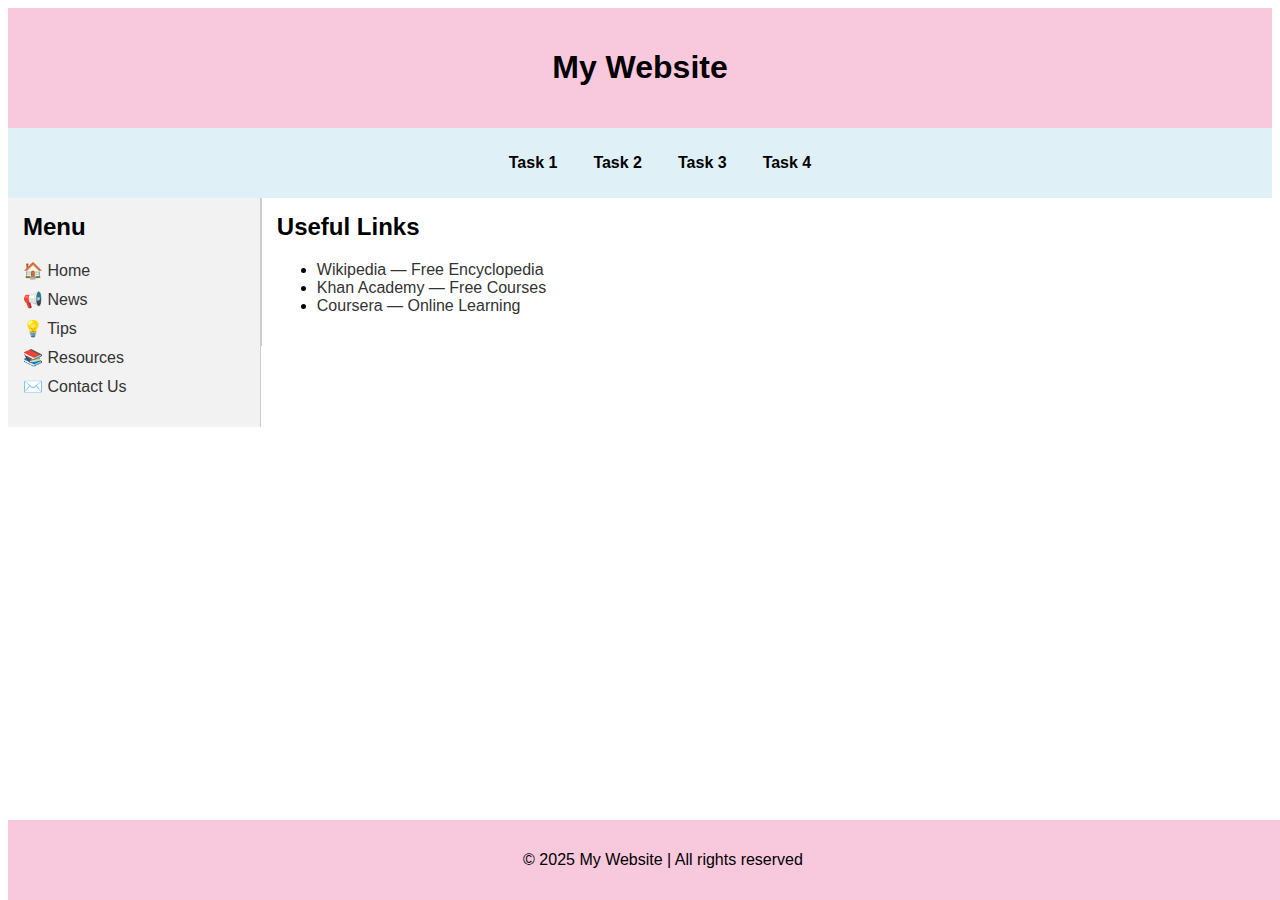
<file: index.html>
<!DOCTYPE html>
<html lang="en">
<head>
    <meta charset="UTF-8">
    <title>Task 1 - Layout</title>
    <link rel="stylesheet" href="style1.css">
</head>
<body>
<div class="header">
    <h1>My Website</h1>
</div>

<nav>
    <ul>
        <li><a href="index.html">Task 1</a></li>
        <li><a href="task2.html">Task 2</a></li>
        <li><a href="task3.html">Task 3</a></li>
        <li><a href="Doc1.docx" target="_blank">Task 4</a></li>
    </ul>
</nav>

</div>

<div class="main">
    <div class="sidebar">
        <h2>Menu</h2>
        <ul>
            <li><a href="#">🏠 Home</a></li>
            <li><a href="#">📢 News</a></li>
            <li><a href="#">💡 Tips</a></li>
            <li><a href="#">📚 Resources</a></li>
            <li><a href="#">✉️ Contact Us</a></li>
        </ul>
    </div>

    <div class="content">
        <h2>Useful Links</h2>
        <ul>
            <li><a href="https://www.wikipedia.org/" target="_blank">Wikipedia — Free Encyclopedia</a></li>
            <li><a href="https://www.khanacademy.org/" target="_blank">Khan Academy — Free Courses</a></li>
            <li><a href="https://www.coursera.org/" target="_blank">Coursera — Online Learning</a></li>
        </ul>
    </div>

</div>
        <!-- Button Section -->


<div class="footer">
    <p>© 2025 My Website | All rights reserved</p>
</div>
</body>
</html>
</file>
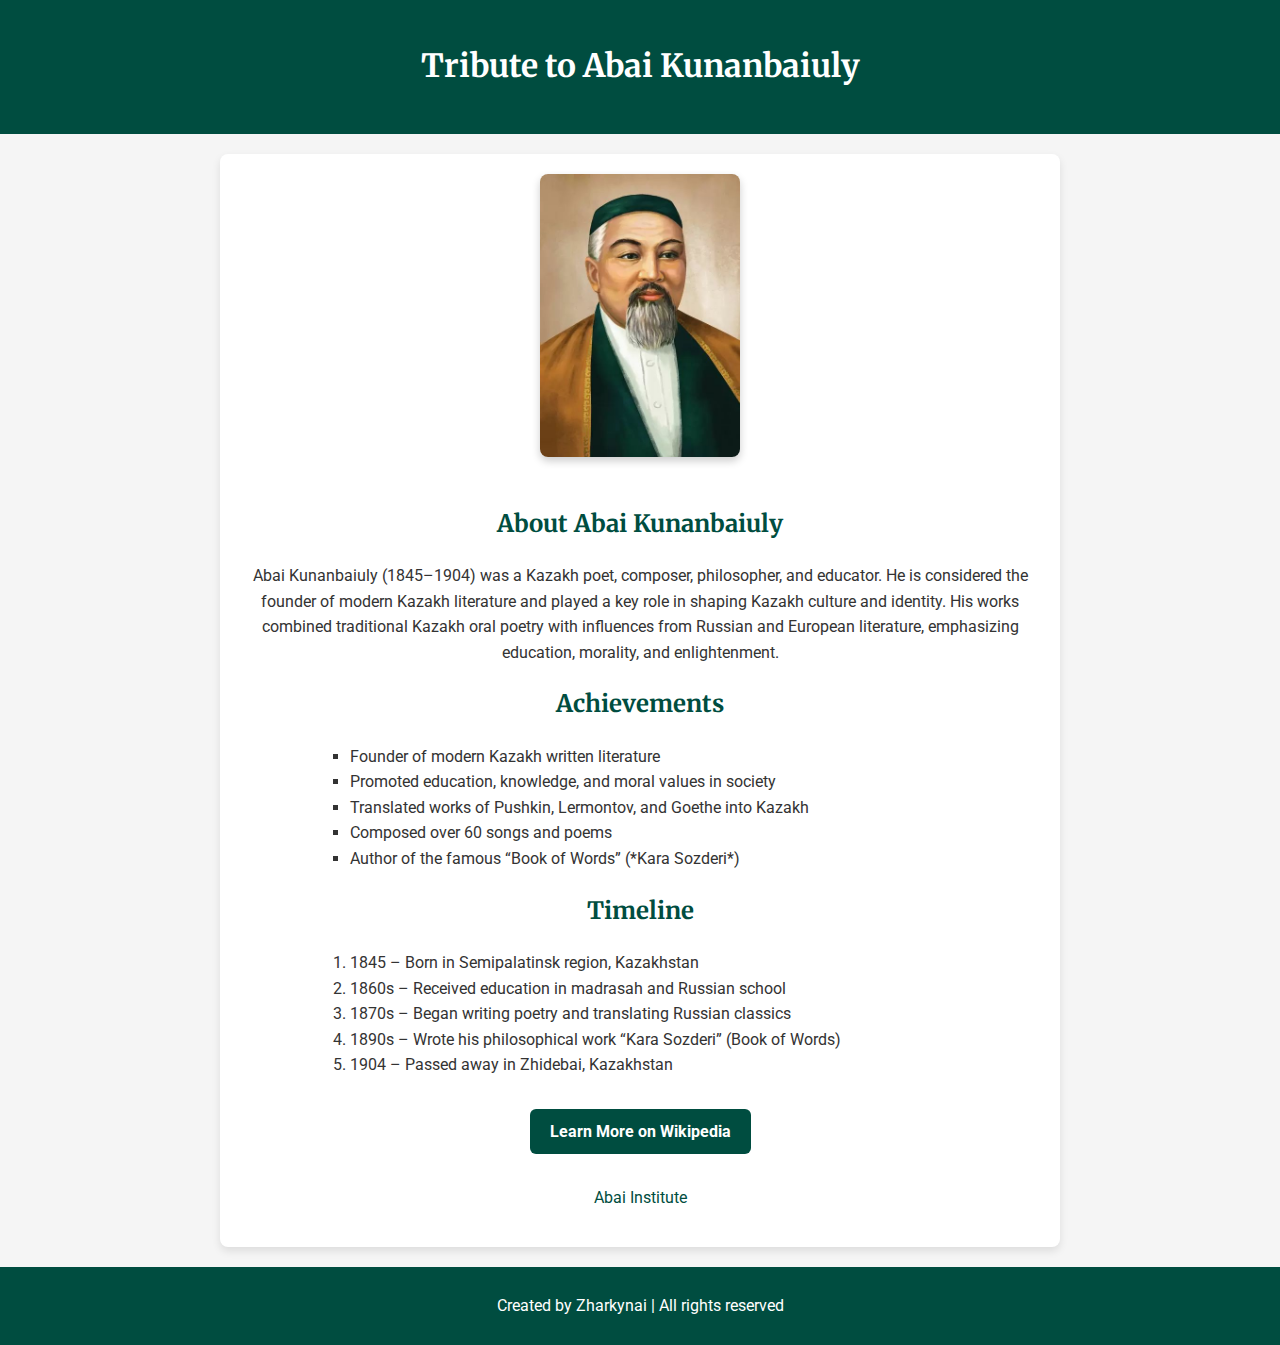
<file: task2.html>
<!DOCTYPE html>
<html lang="en">
<head>
    <meta charset="UTF-8">
    <meta name="viewport" content="width=device-width, initial-scale=1.0">
    <title>Tribute to Abai Kunanbaiuly</title>
    <link rel="stylesheet" href="style2.css">

    <link href="https://fonts.googleapis.com/css2?family=Roboto:wght@400;700&family=Merriweather:wght@400;700&display=swap" rel="stylesheet">
</head>
<body>


<header>
    <h1>Tribute to Abai Kunanbaiuly</h1>
</header>


<div class="content">
    <img src="Abay .jpg" alt="Abai Kunanbaiuly Portrait">

    <h2>About Abai Kunanbaiuly</h2>
    <p>
        Abai Kunanbaiuly (1845–1904) was a Kazakh poet, composer, philosopher, and educator.
        He is considered the founder of modern Kazakh literature and played a key role in shaping Kazakh culture and identity.
        His works combined traditional Kazakh oral poetry with influences from Russian and European literature, emphasizing education, morality, and enlightenment.
    </p>

    <h2>Achievements</h2>
    <ul>
        <li>Founder of modern Kazakh written literature</li>
        <li>Promoted education, knowledge, and moral values in society</li>
        <li>Translated works of Pushkin, Lermontov, and Goethe into Kazakh</li>
        <li>Composed over 60 songs and poems</li>
        <li>Author of the famous “Book of Words” (*Kara Sozderi*)</li>
    </ul>

    <h2>Timeline</h2>
    <ol>
        <li>1845 – Born in Semipalatinsk region, Kazakhstan</li>
        <li>1860s – Received education in madrasah and Russian school</li>
        <li>1870s – Began writing poetry and translating Russian classics</li>
        <li>1890s – Wrote his philosophical work “Kara Sozderi” (Book of Words)</li>
        <li>1904 – Passed away in Zhidebai, Kazakhstan</li>
    </ol>


    <p>
        <a href="https://en.wikipedia.org/wiki/Abai_Qunanbaiuly" target="_blank" class="btn">Learn More on Wikipedia</a>
    </p>
    <p>
        <a href="https://abai.institute/en" target="_blank">Abai Institute</a>
    </p>
</div>


<footer>
    <p>Created by Zharkynai | All rights reserved</p>
</footer>

</body>
</html>
</file>
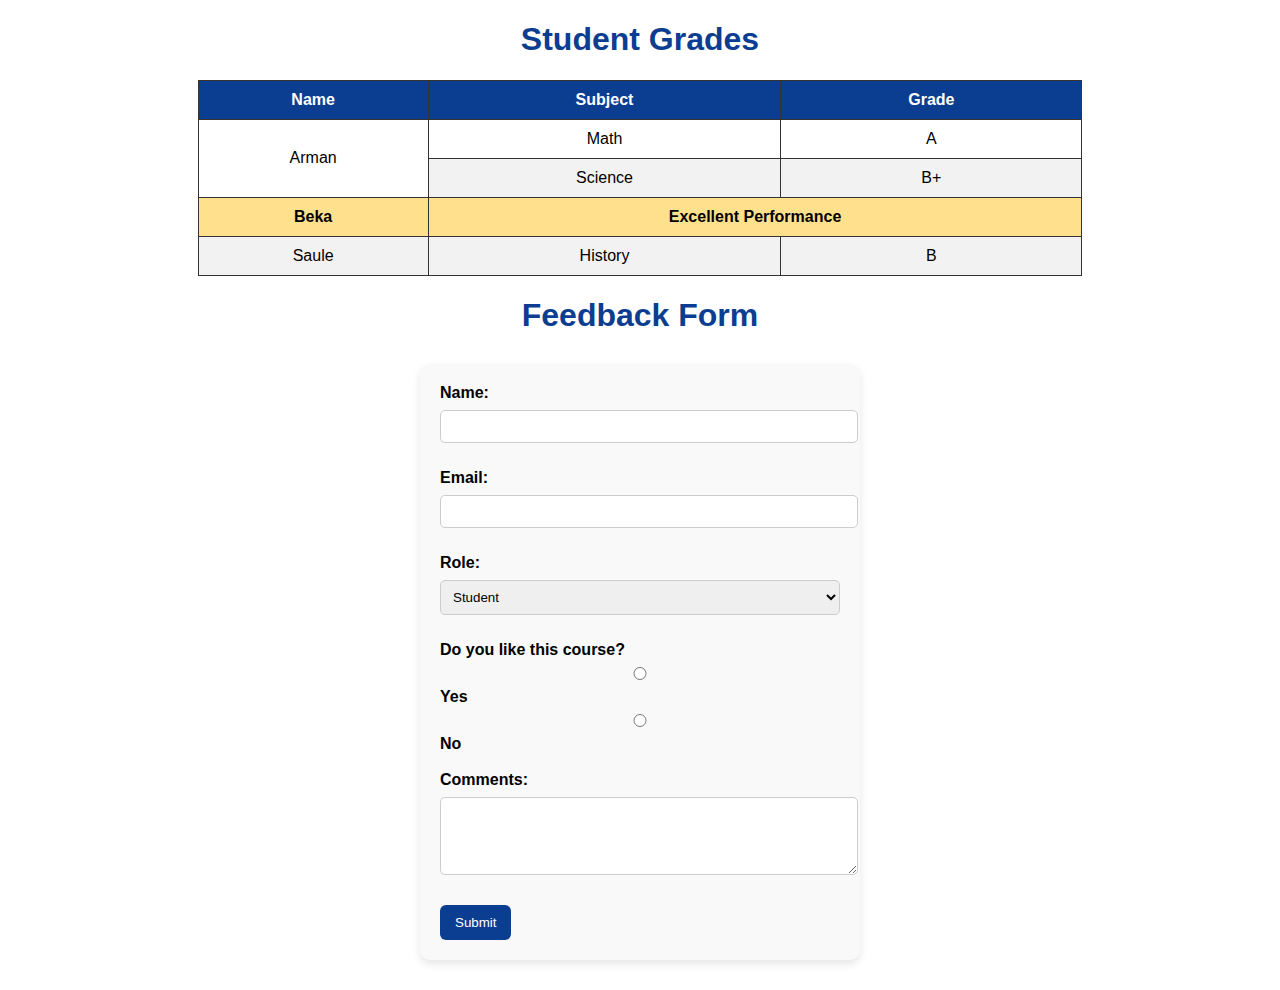
<file: task3.html>
<!DOCTYPE html>
<html lang="en">
<head>
  <meta charset="UTF-8">
  <meta name="viewport" content="width=device-width, initial-scale=1.0">
  <title>Task 3 - Table and Form</title>
  <link rel="stylesheet" href="styles.css">
</head>
<body>


<h1 id="page-title">Student Grades</h1>
<table>
  <thead>
  <tr>
    <th>Name</th>
    <th>Subject</th>
    <th>Grade</th>
  </tr>
  </thead>
  <tbody>
  <tr>
    <td rowspan="2">Arman</td>
    <td>Math</td>
    <td>A</td>
  </tr>
  <tr>
    <td>Science</td>
    <td>B+</td>
  </tr>
  <tr class="highlight-row">
    <td>Beka</td>
    <td colspan="2">Excellent Performance</td>
  </tr>
  <tr>
    <td>Saule</td>
    <td>History</td>
    <td>B</td>
  </tr>
  </tbody>
</table>


<h1 id="form-title">Feedback Form</h1>
<form class="feedback-form">
  <label for="name">Name:</label><br>
  <input type="text" id="name" name="name" required><br><br>

  <label for="email">Email:</label><br>
  <input type="email" id="email" name="email" required><br><br>

  <label for="role">Role:</label><br>
  <select id="role" name="role">
    <option value="student">Student</option>
    <option value="teacher">Teacher</option>
    <option value="other">Other</option>
  </select><br><br>

  <label>Do you like this course?</label><br>
  <input type="radio" id="yes" name="like" value="yes">
  <label for="yes">Yes</label>
  <input type="radio" id="no" name="like" value="no">
  <label for="no">No</label><br><br>

  <label for="comments">Comments:</label><br>
  <textarea id="comments" name="comments" rows="4"></textarea><br><br>

  <button type="submit">Submit</button>
</form>

</body>
</html>
</file>
<file: style1.css>
body {
            margin: ;
            padding: 0;
            font-family: Arial, sans-serif;
        }

        .header {
            background-color: #f8c8dc;
            color: black;
            text-align: center;
            padding: 20px;
        }

        .main {
            width: 100%;
            overflow: hidden;
        }

        .sidebar {
            float: left;
            width: 20%;
            background-color: #f2f2f2;
            padding: 15px;
            border-right: 1px solid #ccc;
            box-sizing: border-box;
        }

        .sidebar h2 {
            margin-top: 0;
        }

        .sidebar ul {
            list-style-type: none;
            padding-left: 0;
        }

        .sidebar li {
            margin: 10px 0;
        }

        .content {
            float: left;
            width: 80%;
            padding: 15px;
            border-left: 1px solid #ccc;
            box-sizing: border-box;
        }

        .content h2 {
            margin-top: 0;
        }

        .footer {
            clear: both;
            background-color: #f8c8dc;
            text-align: center;
            padding: 15px;
            margin-top: 10px;
            bottom: 0;
            width: 100%;
            position: absolute;

        }

        a {
            text-decoration: none;
            color: #333;
            font-size: 16px;
        }

        a:hover {
            color: #ff69b4;
        }

        /* Buttons */
        .button-container {
            margin-top: 20px;
        }

         nav {
           background-color: #e0f0f7;
           padding: 10px;
         }
         nav ul {
           list-style: none;
           display: flex;
           justify-content: center;
           gap: 20px;
         }
         nav ul li a {
           text-decoration: none;
           color: black;
           font-weight: bold;
           padding: 4px 8px;
         }
         nav ul li a:hover {
           background-color: #00008B;
           color: white;
           border-radius: 4px;
         }

        .btn:hover {
            background-color: #d1478c;
        }
</file>
<file: style2.css>
body {
  margin: 0;
  font-family: 'Roboto', sans-serif;
  background: #f5f5f5;
  color: #333;
  line-height: 1.6;
}


header {
  background: #004d40;
  color: white;
  padding: 20px;
  text-align: center;
  font-family: 'Merriweather', serif;
}


.content {
  max-width: 800px;
  margin: 20px auto;
  padding: 20px;
  background: white;
  border-radius: 8px;
  box-shadow: 0px 4px 8px rgba(0,0,0,0.1);
  text-align: center;
}


.content img {
  max-width: 200px;
  border-radius: 8px;
  box-shadow: 0px 4px 8px rgba(0,0,0,0.2);
  margin-bottom: 20px;
}


h2 {
  margin-top: 20px;
  color: #004d40;
  font-family: 'Merriweather', serif;
}


ul, ol {
  text-align: left;
  margin: 15px auto;
  max-width: 600px;
  padding-left: 20px;
}
ul li {
  list-style-type: square;
}
ol li {
  list-style-type: decimal;
}


a {
  color: #004d40;
  text-decoration: none;
}
a:hover {
  text-decoration: underline;
}


.btn {
  display: inline-block;
  background: #004d40;
  color: white;
  padding: 10px 20px;
  margin: 15px 0;
  border-radius: 6px;
  font-weight: bold;
}
.btn:hover {
  background: #00332c;
}


footer {
  background: #004d40;
  color: white;
  text-align: center;
  padding: 10px;
  margin-top: 20px;
}
</file>
<file: styles.css>
#page-title, #form-title {
  text-align: center;
  color: #0b3d91;
  font-family: Arial, sans-serif;
}

table {
  width: 70%;
  margin: 20px auto;
  border-collapse: collapse;
  text-align: center;
  font-family: Arial, sans-serif;
}

th {
  background-color: #0b3d91;
  color: white;
  padding: 10px;
}

td, th {
  border: 1px solid #333;
  padding: 10px;
}

tr:nth-child(even) {
  background-color: #f2f2f2;
}

tr.highlight-row {
  background-color: #ffe08c;
  font-weight: bold;
}

.feedback-form {
  width: 400px;
  margin: 30px auto;
  background: #f9f9f9;
  padding: 20px;
  border-radius: 10px;
  box-shadow: 0 4px 8px rgba(0,0,0,0.1);
  font-family: Arial, sans-serif;
}

.feedback-form label {
  font-weight: bold;
}

.feedback-form input,
.feedback-form select,
.feedback-form textarea {
  width: 100%;
  padding: 8px;
  margin: 8px 0;
  border: 1px solid #ccc;
  border-radius: 5px;
}

.feedback-form button {
  background: #0b3d91;
  color: white;
  padding: 10px 15px;
  border: none;
  border-radius: 6px;
  cursor: pointer;
}

.feedback-form button:hover {
  background: #072c66;
}
</file>
